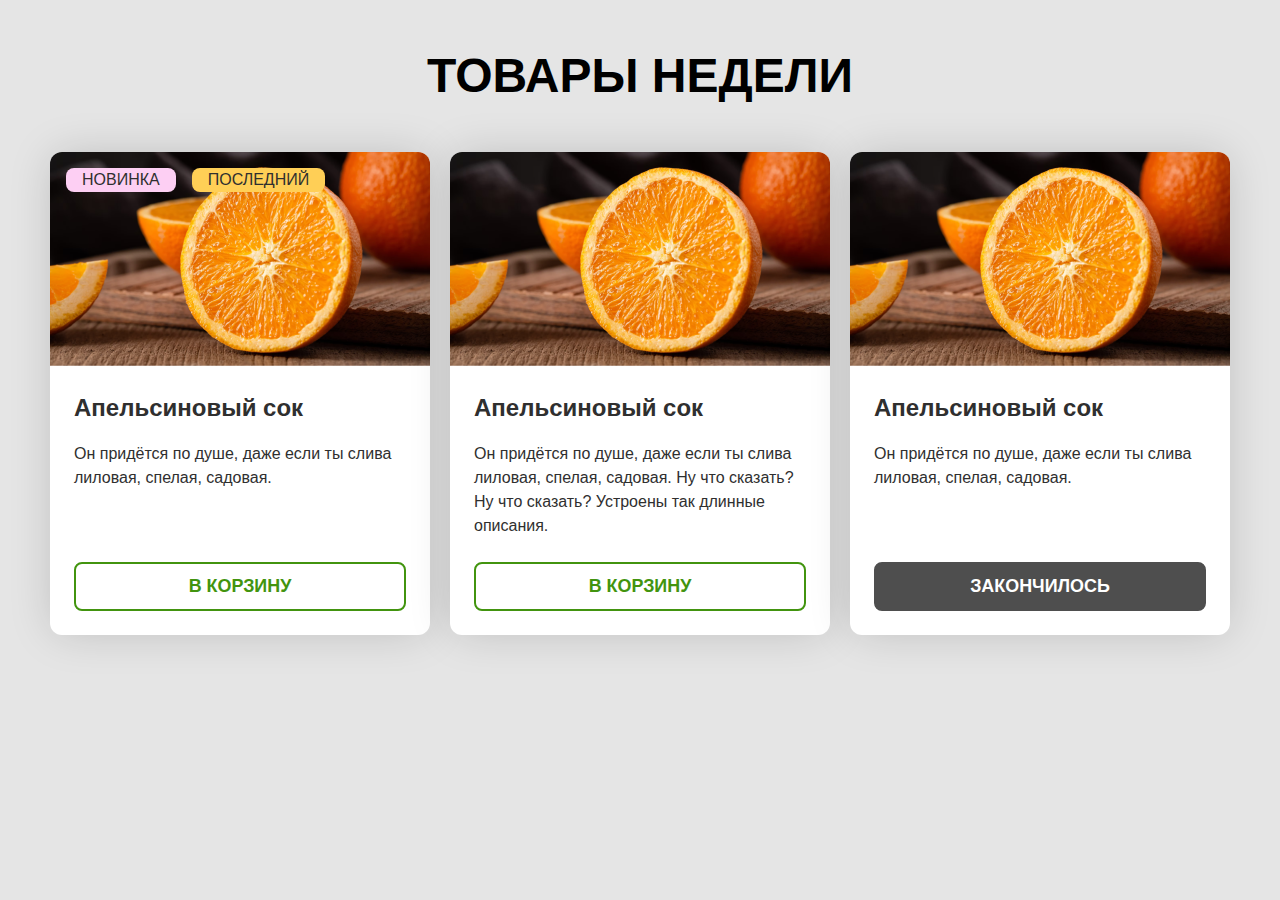
<file: 01-product-card/index.html>
<!doctype html>
<html lang="ru">
<head>
    <meta charset="UTF-8">
    <meta name="viewport"
          content="width=device-width, user-scalable=no, initial-scale=1.0, maximum-scale=1.0, minimum-scale=1.0">
    <meta http-equiv="X-UA-Compatible" content="ie=edge">
    <title>SpurIT - Тестовое задание 1. HTML и CSS</title>
    <link rel="stylesheet" href="./index.css">
</head>
<body>
<main>
<!-- Напиши разметку на этом месте и больше ничего не трогай -->
    <section class="wrapper">
        <h1 class="heading">
            Товары недели
        </h1>

        <div class="cards">
            <div class="card cards__item">
                <div class="card__head">
                    <img src="./img/card.png" alt="Card image" />

                    <div class="card__tags">
                        <span class="tag tag--primary">
                            Новинка
                        </span>

                        <span class="tag tag--secondary">
                            Последний
                        </span>
                    </div>
                </div>

                <div class="card__body">
                    <h2 class="card__heading">
                        Апельсиновый сок
                    </h2>

                    <p class="card__description">
                        Он придётся по душе, даже если ты слива лиловая, спелая, садовая.
                    </p>

                    <a href="#" class="button card__button">
                        В корзину
                    </a>
                </div>
            </div>

            <div class="card cards__item">
                <div class="card__head">
                    <img src="./img/card.png" alt="Card image" />
                </div>

                <div class="card__body">
                    <h2 class="card__heading">
                        Апельсиновый сок
                    </h2>

                    <p class="card__description">
                        Он придётся по душе, даже если ты слива лиловая, спелая, садовая. 
                        Ну что сказать? Ну что сказать? Устроены так длинные описания.
                    </p>

                    <a href="#" class="button card__button">
                        В корзину
                    </a>
                </div>
            </div>

            <div class="card cards__item">
                <div class="card__head">
                    <img src="./img/card.png" alt="Card image" />
                </div>

                <div class="card__body">
                    <h2 class="card__heading">
                        Апельсиновый сок
                    </h2>

                    <p class="card__description">
                        Он придётся по душе, даже если ты слива лиловая, спелая, садовая.
                    </p>

                    <a href="#" class="button button--disabled card__button">
                        Закончилось
                    </a>
                </div>
            </div>
        </div>
    </section>
</main>
</body>
</html>
</file>
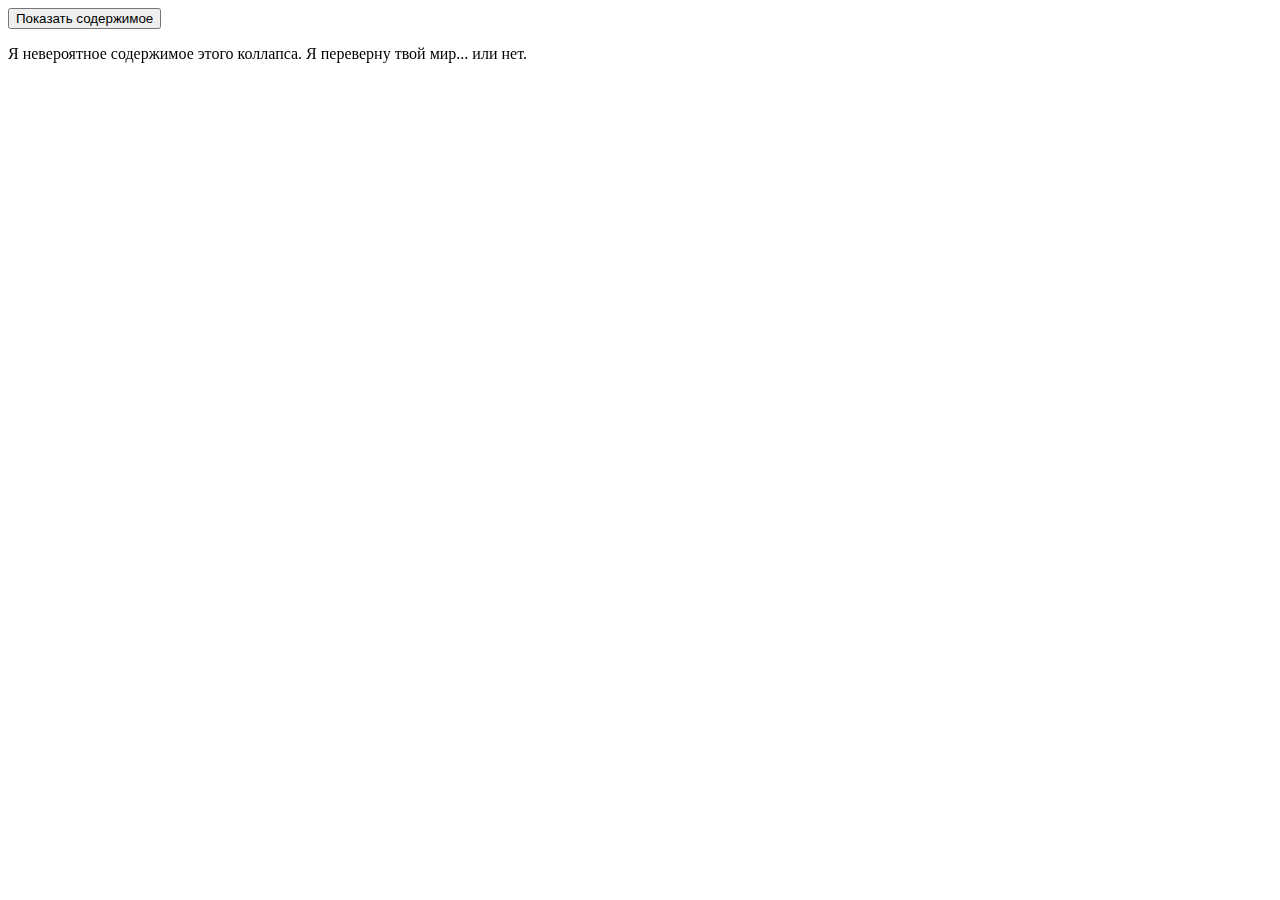
<file: 02-collapse/index.html>
<!-- Ничего здесь не меняй! -->
<!doctype html>
<html lang="ru">
<head>
    <meta charset="UTF-8">
    <meta name="viewport"
          content="width=device-width, user-scalable=no, initial-scale=1.0, maximum-scale=1.0, minimum-scale=1.0">
    <meta http-equiv="X-UA-Compatible" content="ie=edge">
    <title>SpurIT - Тестовое задание 2. JS</title>
    <link rel="stylesheet" href="./index.css">
    <script src="./index.js" defer></script>
</head>
<body>
<main>
    <div class="collapsible">
        <button class="collapsible__button" type="button">
            <span class="collapsible__action collapsible__action--visible">Скрыть содержимое</span>
            <span class="collapsible__action collapsible__action--hidden">Показать содержимое</span>
        </button>
        <div class="collapsible__content">
            <p>Я невероятное содержимое этого коллапса. Я переверну твой мир... или нет.</p>
        </div>
    </div>
</main>
</body>
</html>
</file>
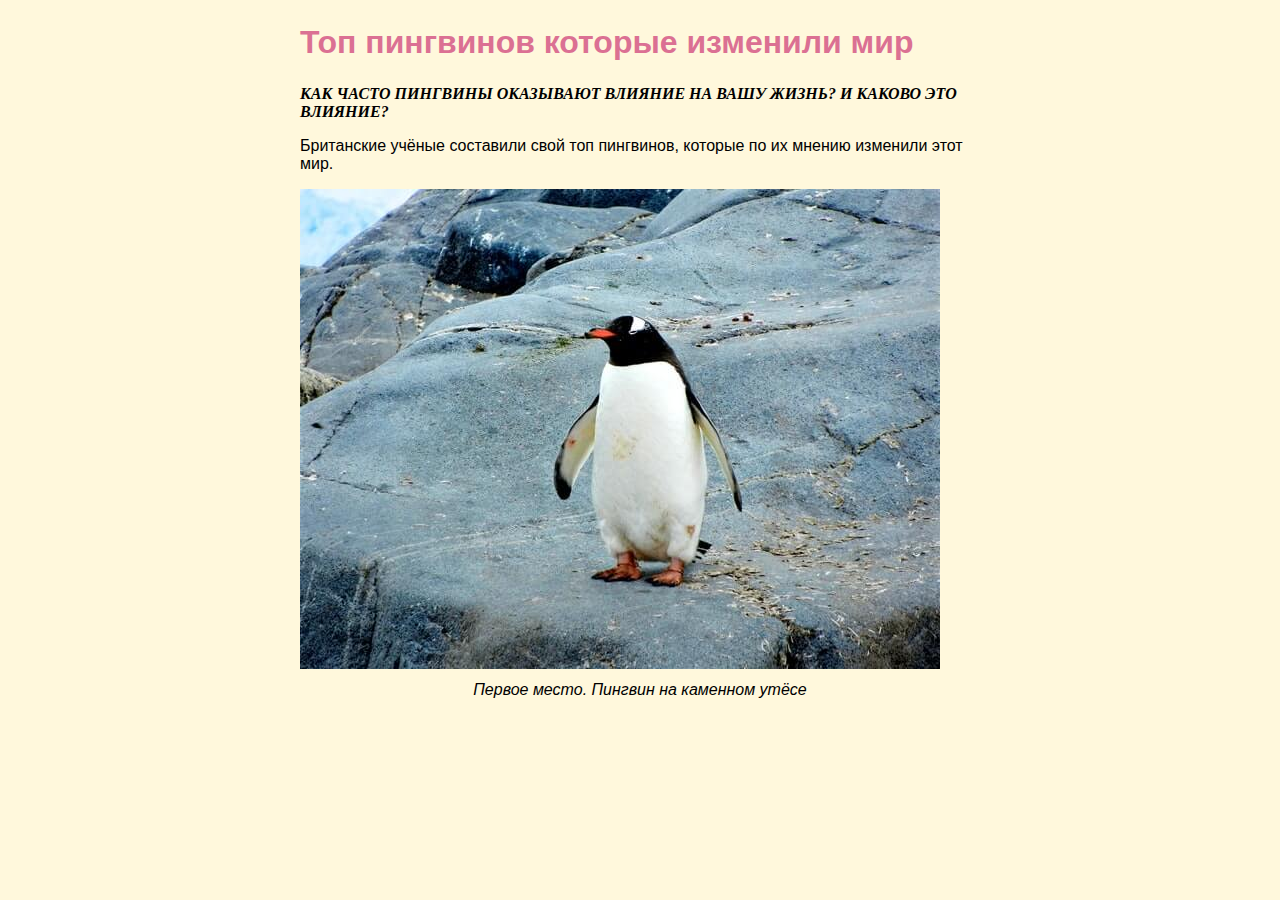
<file: 03-fix-problems/index.html>
<!-- Ничего здесь не трогай, это на Новый Год! -->
<!doctype html>
<html lang="ru">
<head>
    <meta charset="UTF-8">
    <meta name="viewport"
          content="width=device-width, user-scalable=no, initial-scale=1.0, maximum-scale=1.0, minimum-scale=1.0">
    <meta http-equiv="X-UA-Compatible" content="ie=edge">
    <title>SpurIT - Тестовое задание 3. Рефакторинг</title>
    <link rel="stylesheet" href="./index.css">
</head>
<body>
<main>
    <article class="article">
        <h1 class="article__heading article__heading--verified">Топ пингвинов которые изменили мир</h1>
        <p class="article__lead">Как часто пингвины оказывают влияние на вашу жизнь? И каково это влияние?</p>
        <p>Британские учёные составили свой топ пингвинов, которые по их мнению изменили этот мир.</p>
        <figure class="article__figure figure">
            <img class="figure__image" src="./img/penguin.jpg" alt="Пингвин стоит на каменном утёсе и задумчиво осматривает окресности в поисках смысла жизни"/>
            <figcaption class="figure__caption">Первое место. Пингвин на каменном утёсе</figcaption>
        </figure>
    </article>
</main>
</body>
</html>
</file>
<file: 01-product-card/index.css>
/* Смотри сколько снизу свободного места! Оно идеально подойдёт, чтобы писать твои стили! */

/**
 * Base styles
 */
html {
    font-family: "Arial", sans-serif;
    font-size: 14px;
    line-height: 1.5;
    font-weight: 400;
}

* {
    box-sizing: border-box;
}

body {
    margin: 0;
    background: #E5E5E5;
}

h1, h2 {
    margin: 0;
    font-weight: 900;
}

p {
    margin: 0;
}

img {
    max-width: 100%;
    height: auto;
    display: block;
}

a {
    text-decoration: none;
}

@media only screen and (min-width: 576px) {
    html {
        font-size: 16px;
    }
}

/**
 * Layout
 */
.wrapper {
    max-width: 75.75rem;
    margin: 0 auto;
    padding: 2.5rem 1rem 0;
}

/**
 * Heading block
 */
.heading {
    font-size: 3rem;
    text-transform: uppercase;
    text-align: center;
}

/**
 * Cards block
 */
.cards {
    margin-top: 2.5rem;
    display: flex;
    flex-direction: column;
    align-items: center;
}

.cards__item {
    max-width: 23.75rem;
    width: 100%;
    margin-bottom: 3.77rem;
}

@media only screen and (min-width: 950px) {
    .cards {
        flex-direction: row;
        align-items: stretch;
    }

    .cards__item {
        margin-right: 1.25rem;
    }

    .cards__item:last-of-type {
        margin-right: 0;
    }
}

/**
 * Card block
 */
.card {
    background: #FFFFFF;
    border-radius: 0.75rem;
    box-shadow: 0 0 2.8rem -0.25rem #0000002E;
    display: flex;
    flex-direction: column;
    overflow: hidden;
}

.card__head {
    position: relative;
}

.card__tags {
    position: absolute;
    top: 1rem;
    display: flex;
}

.card__body {
    color: #2F2F2F;
    padding: 1.5rem;
    flex-grow: 1;
    display: flex;
    flex-direction: column;
}

.card__heading {
    font-size: 1.5rem;
    margin-bottom: 1rem;
}

.card__description {
    margin-bottom: 1.5rem;
}

.card__button {
    margin-top: auto;
}

/**
 * Tag block
 */
.tag {
    display: inline-block;
    text-transform: uppercase;
    color: #2F2F2F;
    border-radius: 0.5rem;
    padding: 0 1rem;
    margin-left: 1rem;
}

.tag--primary {
    background: #FDCFF3;
}

.tag--secondary {
    background: #FFCF56;
}

/**
 * Button block
 */
.button {
    padding: 0.62rem;
    border: 2px solid #42940F;
    border-radius: 0.5rem;
    text-align: center;
    text-transform: uppercase;
    font-size: 1.12rem;
    line-height: 1.4;
    font-weight: 900;
    color: #42940F;
}

.button:hover {
    background: #42940F;
    color: #FFFFFF;
}

.button:active {
    background: #1F5200;
    border-color: #1F5200;
    color: #FFFFFF;
}

.button--disabled {
    background: #4E4E4E;
    border-color: #4E4E4E;
    color: #FFFFFF;
    pointer-events: none;
}

/* Template responsive and tested in Chrome, Firefox, Edge, Safari.*/
</file>
<file: 02-collapse/index.css>
/* Ты очень любопытный. Главное ничего тут не меняй! */
</file>
<file: 03-fix-problems/index.css>
/**
 * Base styles
 */
body {
    margin: 0;
    background: #fff8dc;
}

/**
 * Article block
 */
.article {
    font-family: sans-serif;
    max-width: 680px;
    margin: 0 auto;
    padding: 24px;
}

.article__heading {
    margin: 0 0 24px;
}

.article__heading--verified {
    color: #db7093;
}

.article__lead {
    font-family: serif;
    font-style: italic;
    font-weight: 700;
    text-transform: uppercase;
}

.article__figure {
    margin: 16px 0 0;
}

/**
 * Figure block
 */
.figure {
    font-style: italic;
}

.figure__image {
    max-width: 100%;
    height: auto;
}

.figure__caption {
    text-align: center;
    margin-top: 8px;
}

/* Template responsive and tested in Chrome, Firefox, Edge, Safari.*/
</file>
